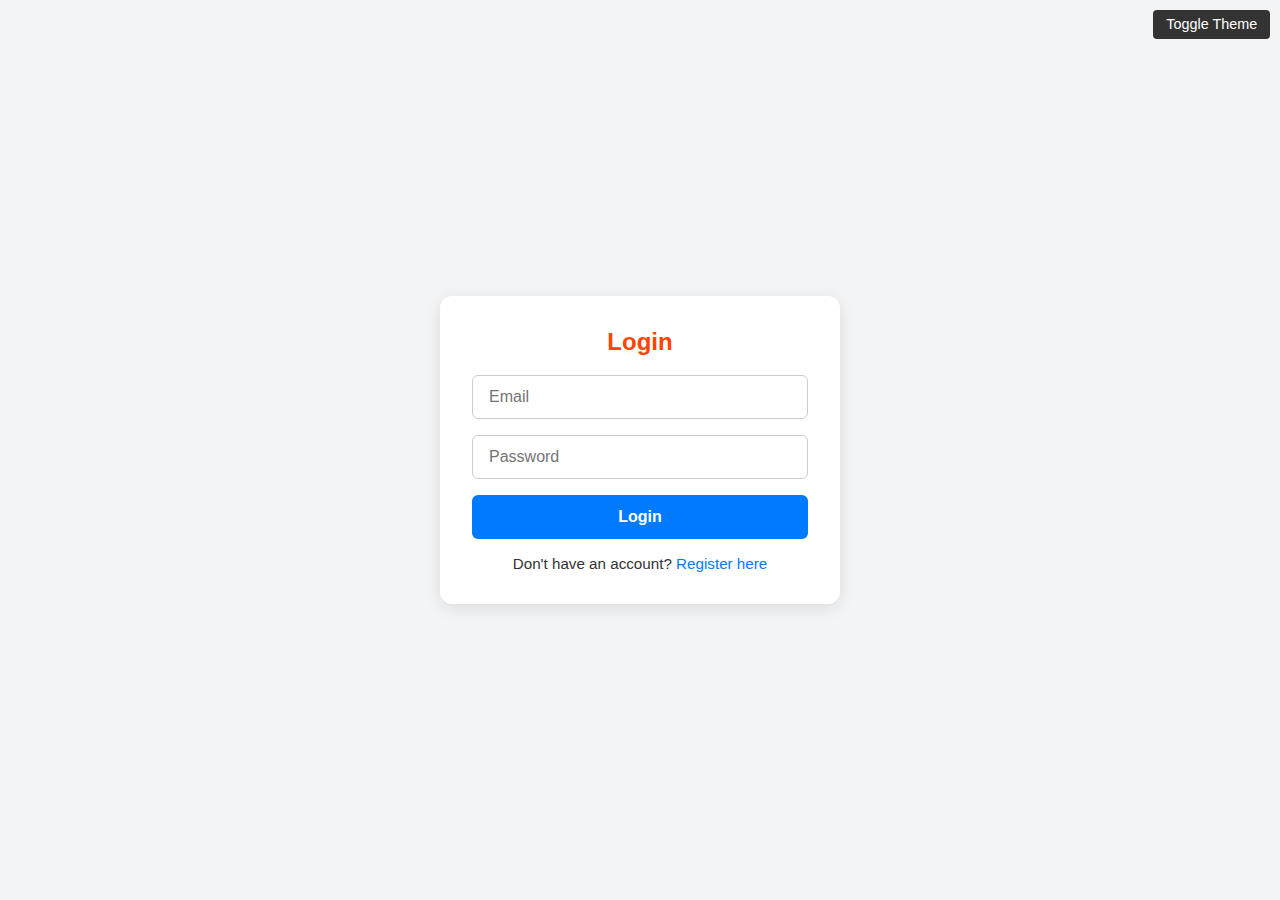
<file: index.html>
<!DOCTYPE html>
<html lang="en">
<head>
  <meta charset="UTF-8" />
  <meta name="viewport" content="width=device-width, initial-scale=1.0"/>
  <title>Quiz Website</title>
  <link rel="stylesheet" href="style.css" />
  <script>
    if (!localStorage.getItem("isLoggedIn")) {
      window.location.href = "login.html";
    }
  </script>
  <style>
    #quizSection {
      display: none;
    }
    #document-section {
      margin-top: 20px;
      padding: 10px;
      background: #f0f0f0;
      border-radius: 8px;
    }
    #document-links li {
      margin: 5px 0;
    }
  </style>
</head>
<body>
  <header class="header">
    <a href="#" class="logo">Quiz.</a>
    <button class="menu-toggle" id="menu-toggle">&#9776;</button>
    <nav class="navbar">
      <a href="#" class="active">Home</a>
      <a href="#">About</a>
      <a href="#">Services</a>
      <a href="#">Contact</a>
      <a href="./login.html">Login</a>
      <a href="./registration.html">Register</a>
    </nav>
  </header>

  <main class="main">
    <div class="particles">
      <span></span><span></span><span></span><span></span><span></span>
    </div>

    <!-- Home Section -->
    <section class="home" id="home-section">
      <div class="home-content">
        <h1>Quiz Portal</h1>
        <p>Select a course and start the quiz:</p>
        <select id="course-select">
          <option value="" disabled selected>Select a course</option>
          <option value="ict">ICT</option>
          <option value="msword">MS Word</option>
          <option value="networking">Networking</option>
        </select>

        <!-- Document links section -->
      <div id="document-section" style="display: none;">
  <h3 class="doc-toggle">Available Documents <span class="arrow">▼</span></h3>
  <div class="doc-content">
    <ul id="document-links"></ul>
  </div>
</div>

        <br /><br />
        <button id="start-quiz-btn" class="start-btn">Start Quiz</button>
        <p style="color: rgb(22, 12, 12)">Prepared By: <b>"Engr M.Adnan"</b> for GIMS Students Practice</p>
      </div>
    </section>

    <!-- Quiz Section -->
    <section class="quiz-section" style="display: none;">
      <div class="quiz-box">
        <h1>Computer Quiz</h1>
        <div class="quiz-header">
          <span>Course: <span id="selected-course-label">-</span></span><br />
          <span>Score: <span class="current-score">0</span> / <span class="total-questions">0</span></span>
        </div>
        <div class="progress-container">
          <div class="progress-bar" id="progress-bar"></div>
        </div>
        <h2 class="question-text"></h2>
        <div class="option-list"></div>
        <div class="quiz-footer">
          <span class="question-counter"><span class="current-question">1</span> of <span class="total-questions">0</span> Questions</span><br />
          <button class="next-btn">Next</button>
        </div>
      </div>
    </section>

    <!-- Quiz Guide -->
    <div class="popup-info" style="display: none;">
      <h2>Quiz Guide</h2>
      <span class="info">1. Click "Continue" to begin the quiz.</span>
      <span class="info">2. Read each question carefully and choose the correct answer.</span>
      <span class="info">3. Click "Next" to proceed to the next question.</span>
      <span class="info">4. After completing the quiz, view your score.</span>
      <span class="info">5. Click "Try Again" or "Go To Home" as needed.</span>
      <div class="btn-group">
        <button class="info-btn exit-btn">Exit Quiz</button>
        <a href="#" class="info-btn continue-btn">Continue</a>
      </div>
    </div>
  </main>

  <script src="questions.js"></script>

  <!-- Menu toggle script -->
  <!-- <script>
    document.getElementById("menu-toggle").addEventListener("click", () => {
      const navbar = document.querySelector(".navbar");
      navbar.classList.toggle("active");
    });
  </script> -->

  <!-- Main logic -->
  <!-- <script>
    const documentsBySubject = {
      ict: [
        { name: "ICT Notes", url: "docs/ict-notes.pdf" },
        { name: "ICT Syllabus", url: "docs/ict-syllabus.pdf" },
      ],
      msword: [
        { name: "MS Word Guide", url: "docs/msword-guide.pdf" },
      ],
      networking: [
        { name: "Networking Basics", url: "docs/networking-basics.pdf" },
      ]
    };

    const courseSelect = document.getElementById("course-select");
    const documentSection = document.getElementById("document-section");
    const documentLinks = document.getElementById("document-links");

    courseSelect.addEventListener("change", function () {
      const selected = this.value;
      documentLinks.innerHTML = "";

      if (documentsBySubject[selected]) {
        documentsBySubject[selected].forEach(doc => {
          const li = document.createElement("li");
          const link = document.createElement("a");
          link.href = doc.url;
          link.download = "";
          link.textContent = doc.name;
          li.appendChild(link);
          documentLinks.appendChild(li);
        });
        documentSection.style.display = "block";
      } else {
        documentSection.style.display = "none";
      }
    });

    document.getElementById("start-quiz-btn").addEventListener("click", function () {
      const selectedCourse = courseSelect.value;
      if (!selectedCourse) {
        alert("Please select a course before starting the quiz.");
        return;
      }

      // Hide home, show quiz
      document.getElementById("home-section").style.display = "none";
      document.querySelector(".quiz-section").style.display = "block";
      document.getElementById("selected-course-label").textContent = selectedCourse.toUpperCase();
      documentSection.style.display = "none";
    });
  </script> -->


  <script>
document.addEventListener('DOMContentLoaded', () => {
  // Hamburger menu toggle
  document.getElementById('menu-toggle').addEventListener('click', () => {
    document.querySelector('.navbar').classList.toggle('active');
  });

  const courseSelect = document.getElementById("course-select");
  const documentSection = document.getElementById("document-section");
  const documentLinks = document.getElementById("document-links");

  const documentsBySubject = {
    ict: [
      { name: "ICT Notes", url: "docs/ict-notes.pdf" },
      { name: "ICT Syllabus", url: "docs/ict-syllabus.pdf" }
    ],
    msword: [
      { name: "MS Word Guide", url: "docs/msword-guide.pdf" }
    ],
    networking: [
      { name: "Networking Basics", url: "docs/networking-basics.pdf" }
    ]
  };

  courseSelect.addEventListener("change", function () {
    const selected = this.value;
    documentLinks.innerHTML = "";

    if (documentsBySubject[selected]) {
      documentsBySubject[selected].forEach(doc => {
        const li = document.createElement("li");
        const link = document.createElement("a");
        link.href = doc.url;
        link.download = ""; 
        link.textContent = doc.name;
        li.appendChild(link);
        documentLinks.appendChild(li);
      });
      documentSection.style.display = "block";
    } else {
      documentSection.style.display = "none";
    }
  });

  document.getElementById("start-quiz-btn").addEventListener("click", function () {
    const courseSelected = courseSelect.value;
    if (!courseSelected) {
      alert("Please select a course before starting the quiz.");
      return;
    }

    document.getElementById("home-section").style.display = "none";
    document.querySelector(".quiz-section").style.display = "block";
    documentSection.style.display = "none";
  });
});
</script>
</body>
</html>
</file>
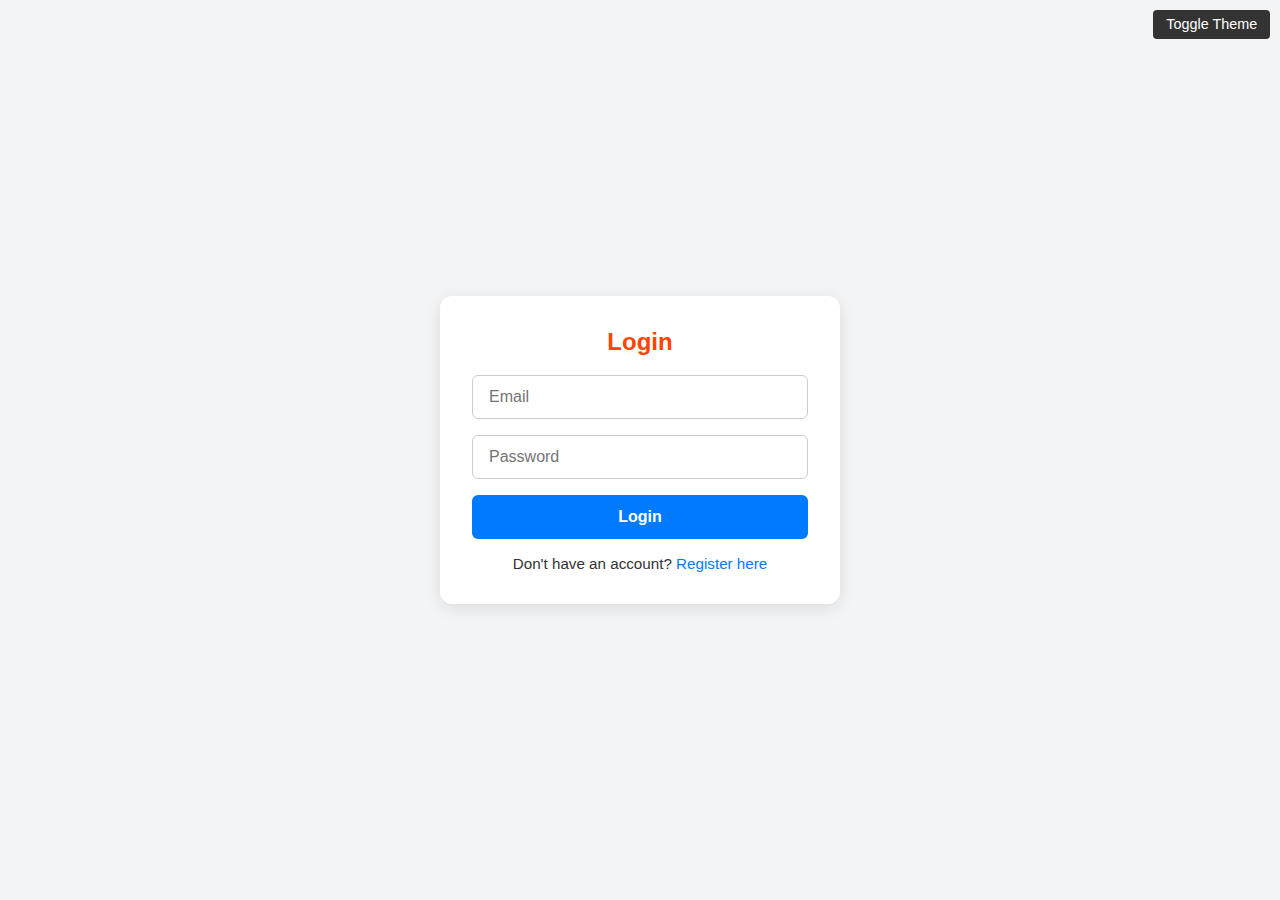
<file: login.html>
<!DOCTYPE html>
<html lang="en">
<head>
  <meta charset="UTF-8" />
  <meta name="viewport" content="width=device-width, initial-scale=1.0" />

  <title>Login</title>
  <link rel="stylesheet" href="/logReg.css" />
  <script>
  function toggleTheme() {
    document.body.classList.toggle("dark");
    localStorage.setItem("theme", document.body.classList.contains("dark") ? "dark" : "light");
  }

  window.onload = () => {
    const saved = localStorage.getItem("theme") || "light";
    document.body.classList.add(saved);
  };
</script>

</head>
<body>


  <button class="toggle-theme" onclick="toggleTheme()">Toggle Theme</button>

  <div class="form-container">
    <form id="login-form">
      <h2>Login</h2>
      <input type="email" placeholder="Email" required />
      <input type="password" placeholder="Password" required />
      <button type="submit">Login</button>
      <p>Don't have an account? <a href="./registration.html">Register here</a></p>
    </form>
  </div>

  <!-- <script>
    document.getElementById('login-form').addEventListener('submit', async (e) => {
      e.preventDefault();
      const email = e.target[0].value;
      const password = e.target[1].value;

      const res = await fetch('http://localhost:5000/login', {
        method: 'POST',
        headers: { 'Content-Type': 'application/json' },
        body: JSON.stringify({ email, password }),
      });

      const data = await res.json();
      alert(data.message || data.error);
    });
  </script> -->

<script>
  document.getElementById('login-form').addEventListener('submit', async (e) => {
    e.preventDefault();
    const email = e.target[0].value;
    const password = e.target[1].value;

    try {
      const res = await fetch('http://localhost:5000/login', {
        method: 'POST',
        headers: { 'Content-Type': 'application/json' },
        body: JSON.stringify({ email, password }),
      });

      const data = await res.json();

      if (res.ok) {
        localStorage.setItem("isLoggedIn", "true");
        localStorage.setItem("userEmail", email);
        window.location.href = "index.html"; // Redirect to homepage
      } else {
        alert(data.error || "Login failed. Please try again.");
      }
    } catch (error) {
      console.error("Login error:", error);
      alert("An error occurred. Please try again later.");
    }
  });
</script>


<script>
  function toggleTheme() {
    document.body.classList.toggle("dark-mode");

    // Save theme preference
    if (document.body.classList.contains("dark-mode")) {
      localStorage.setItem("theme", "dark");
    } else {
      localStorage.setItem("theme", "light");
    }
  }

  // Load saved theme on page load
  window.onload = () => {
    const savedTheme = localStorage.getItem("theme");
    if (savedTheme === "dark") {
      document.body.classList.add("dark-mode");
    }
  };
</script>

</body>
</html>
</file>
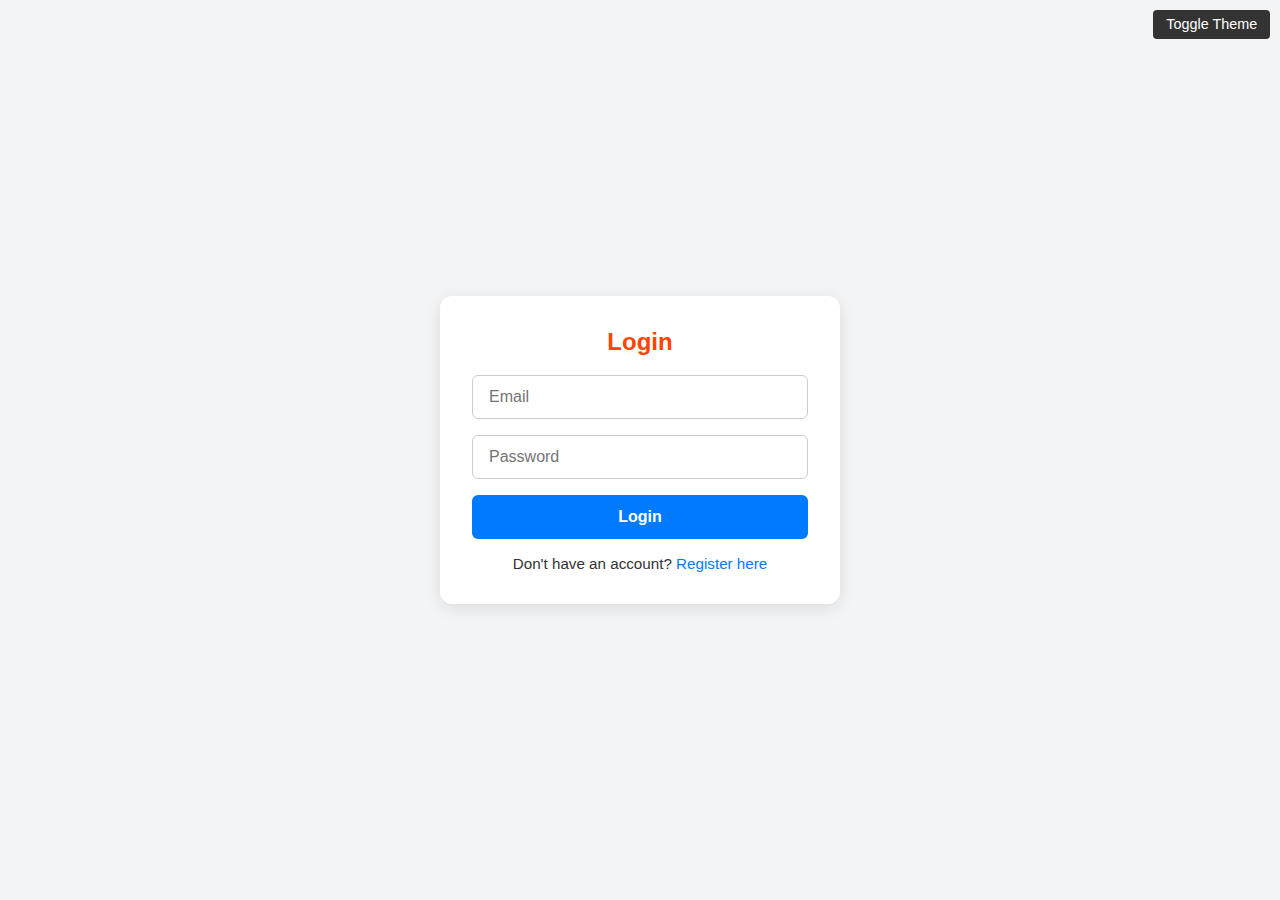
<file: main.html>
<!DOCTYPE html>
<html lang="en">
<head>
  <meta charset="UTF-8" />
  <title>Main Page</title>
</head>
<body>
  <h1>Welcome to the Main Page</h1>
  <p id="user-info"></p>
  <button onclick="logout()">Logout</button>

  <script>
    if (localStorage.getItem('isLoggedIn') !== 'true') {
      alert('Access denied. Please log in.');
      window.location.href = 'login.html';
    } else {
      // Show user email
      document.getElementById('user-info').innerText =
        'Logged in as: ' + localStorage.getItem('userEmail');
    }

    function logout() {
      localStorage.clear();
      window.location.href = 'login.html';
    }
  </script>
</body>
</html>
</file>
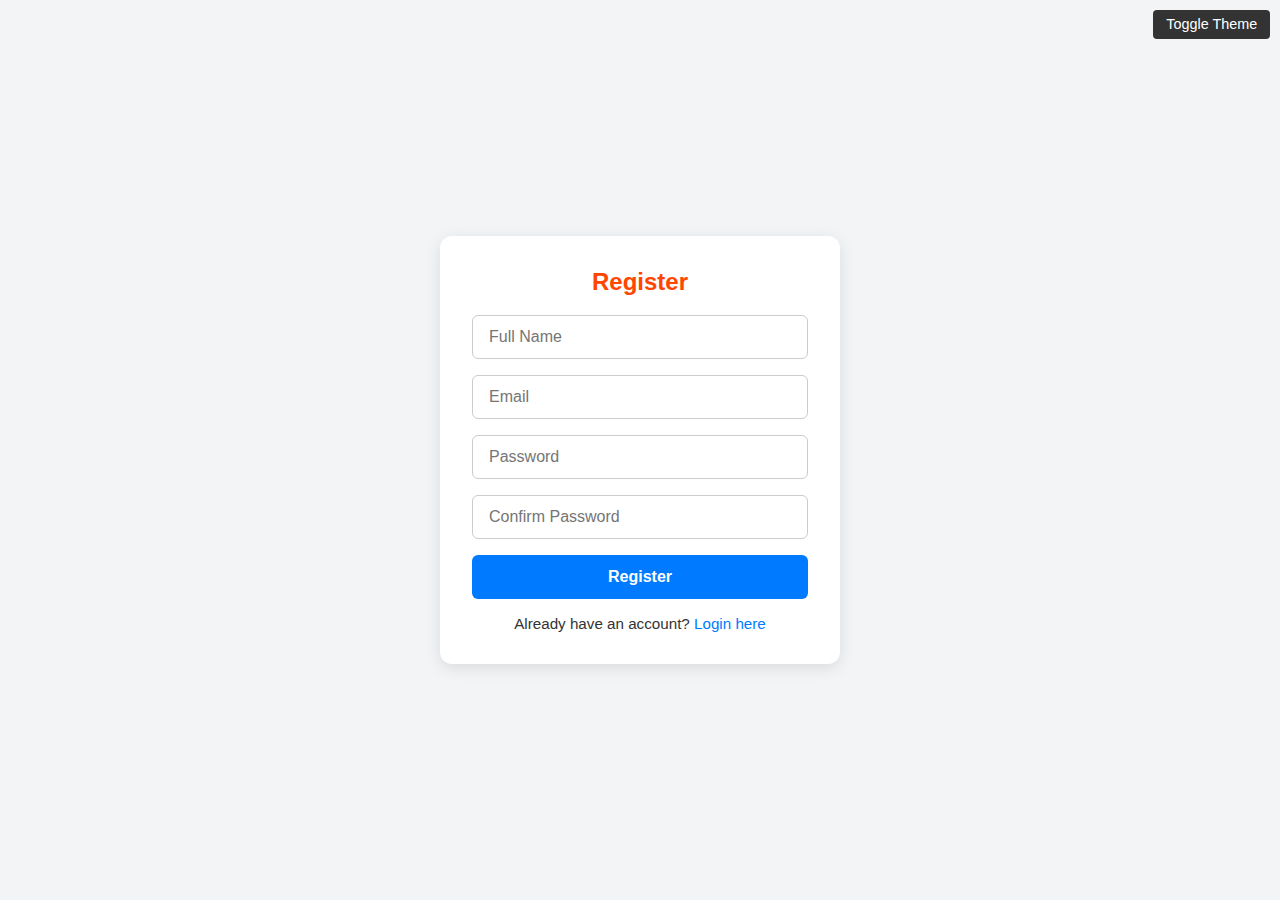
<file: registration.html>
<!DOCTYPE html>
<html lang="en">
<head>
  <meta charset="UTF-8" />
  <meta name="viewport" content="width=device-width, initial-scale=1.0" />

  <title>Register</title>
  <!-- <link rel="stylesheet" href="style.css" /> -->
  <link rel="stylesheet" href="/logReg.css" />
<script>
  function toggleTheme() {
    document.body.classList.toggle("dark");
    localStorage.setItem("theme", document.body.classList.contains("dark") ? "dark" : "light");
  }

  window.onload = () => {
    const saved = localStorage.getItem("theme") || "light";
    document.body.classList.add(saved);
  };
</script>


</head>
<body>
  <button class="toggle-theme" onclick="toggleTheme()">Toggle Theme</button>

  <div class="form-container">
    <form id="register-form">
      <h2>Register</h2>
      <input type="text" placeholder="Full Name" required />
      <input type="email" placeholder="Email" required />
      <input type="password" placeholder="Password" required />
      <input type="password" placeholder="Confirm Password" required />
      <button type="submit">Register</button>
      <p>Already have an account? <a href="login.html">Login here</a></p>
    </form>
  </div>

  <script>
    document.getElementById('register-form').addEventListener('submit', async (e) => {
      e.preventDefault();
      const fullName = e.target[0].value;
      const email = e.target[1].value;
      const password = e.target[2].value;
      const confirmPassword = e.target[3].value;

      if (password !== confirmPassword) return alert("Passwords don't match");

      const res = await fetch('http://localhost:5000/register', {
        method: 'POST',
        headers: { 'Content-Type': 'application/json' },
        body: JSON.stringify({ fullName, email, password }),
      });

      const data = await res.json();
      alert(data.message || data.error);
    });
  </script>

  <script>
  function toggleTheme() {
    document.body.classList.toggle("dark-mode");

    // Save theme preference
    if (document.body.classList.contains("dark-mode")) {
      localStorage.setItem("theme", "dark");
    } else {
      localStorage.setItem("theme", "light");
    }
  }

  // Load saved theme on page load
  window.onload = () => {
    const savedTheme = localStorage.getItem("theme");
    if (savedTheme === "dark") {
      document.body.classList.add("dark-mode");
    }
  };
</script>

</body>
</html>
</file>
<file: style.css>
html,
body {
  height: 100%;
}

.main {
  min-height: 100%;
  display: flex;
  align-items: center;
  justify-content: center;
}

/* Base Reset */
* {
  margin: 0;
  padding: 0;
  box-sizing: border-box;
}

body {
  font-family: "Segoe UI", Tahoma, Geneva, Verdana, sans-serif;
  background: #f0f2f5;
  color: #333;
  transition: background 0.3s, color 0.3s;
}

body.dark {
  background: #1e1e1e;
  color: #f5f5f5;
}

/* Header */
.header {
  display: flex;
  justify-content: space-between;
  align-items: center;
  padding: 1rem 2rem;
  background: #007bff;
  color: white;
  position: sticky;
  top: 0;
  z-index: 100;
}

.logo {
  font-size: 1.5rem;
  font-weight: bold;
  color: white;
  text-decoration: none;
}

/* Navigation */
.navbar {
  display: flex;
  gap: 1rem;
}

.navbar a {
  color: white;
  text-decoration: none;
  font-weight: 500;
  transition: color 0.3s;
}

.navbar a:hover,
.navbar a.active {
  color: #ffd700;
}

.menu-toggle {
  display: none;
  font-size: 1.5rem;
  background: transparent;
  border: none;
  color: white;
  cursor: pointer;
}

/* Mobile Nav */
@media (max-width: 768px) {
  .navbar {
    position: absolute;
    top: 64px;
    left: 0;
    right: 0;
    background: #007bff;
    flex-direction: column;
    align-items: center;
    display: none;
    padding: 1rem 0;
  }

  .navbar.active {
    display: flex;
  }

  .menu-toggle {
    display: block;
  }
}

/* Main Sections */
.main {
  padding: 1rem;
}

/* Home Section */
.home {
  text-align: center;
  padding: 2rem;
}

.home h1 {
  font-size: 3rem;
  margin-bottom: 1rem;
}

.home p {
  font-size: 1.2rem;
  line-height: 1.6;
  max-width: 600px;
  margin: auto;
  color: #444;
}

.home .start-btn {
  margin-top: 1.5rem;
  padding: 0.75rem 1.5rem;
  font-size: 1rem;
  background: #007bff;
  color: white;
  border: none;
  border-radius: 8px;
  cursor: pointer;
}

.home .start-btn:hover {
  background: #0056b3;
}

/* Quiz Section */
.quiz-section {
  display: flex;
  align-items: center;
  justify-content: center;
  width: 100%;
  min-height: 100vh;
  background-color: inherit;
  padding: 2rem 1rem;
}

.quiz-box {
  background: white;
  padding: 2rem;
  max-width: 600px;
  width: 100%;
  border-radius: 12px;
  box-shadow: 0 5px 20px rgba(0, 0, 0, 0.1);
}

body.dark .quiz-box {
  background: #2e2e2e;
}

.quiz-header {
  display: flex;
  justify-content: space-between;
  margin-bottom: 1rem;
  font-weight: bold;
}

.option-list {
  display: flex;
  flex-direction: column;
  gap: 0.75rem;
}

.option-list .option {
  padding: 0.75rem 1rem;
  background: #e6f0ff;
  border-radius: 6px;
  cursor: pointer;
  transition: background 0.3s, border 0.3s;
  border: 2px solid transparent;
}

/* Hover state */
.option-list .option:hover {
  background: #cce0ff;
}

/* Correct answer styling */
.option.correct {
  border: 2px solid #28a745 !important;
  background-color: #d4edda !important;
  color: #155724;
}

/* Incorrect answer styling */
.option.incorrect {
  border: 2px solid #dc3545 !important;
  background-color: #f8d7da !important;
  color: #721c24;
}

/* Disabled state after selection */
.option.disabled {
  pointer-events: none;
  opacity: 0.7;
}

/* Quiz Footer */
.quiz-footer {
  display: flex;
  justify-content: space-between;
  align-items: center;
  margin-top: 2rem;
}

.quiz-footer .next-btn {
  padding: 0.5rem 1.2rem;
  background: #28a745;
  color: white;
  border: none;
  border-radius: 6px;
  cursor: pointer;
}

.quiz-footer .next-btn:hover {
  background: #1e7e34;
}

/* Result Box */
.result-box {
  display: none;
  text-align: center;
  background: white;
  padding: 2rem;
  border-radius: 12px;
  box-shadow: 0 5px 20px rgba(0, 0, 0, 0.1);
  max-width: 600px;
  width: 100%;
}

body.dark .result-box {
  background: #2e2e2e;
}

.percentage-container {
  margin: 1rem 0;
}

.circular-progress {
  width: 100px;
  height: 100px;
  border-radius: 50%;
  background: conic-gradient(#007bff 0%, #ddd 0%);
  display: flex;
  align-items: center;
  justify-content: center;
  margin: auto;
}

.progress-value {
  font-size: 1.2rem;
  font-weight: bold;
}

.score-text {
  margin-top: 1rem;
  font-size: 1rem;
}

/* Buttons */
.result-box .buttons {
  display: flex;
  justify-content: center;
  gap: 1rem;
  margin-top: 1rem;
}

.result-box button {
  padding: 0.6rem 1.2rem;
  border: none;
  border-radius: 6px;
  font-weight: bold;
  cursor: pointer;
}

.tryAgain-btn {
  background: #ffc107;
}

.goHome-btn {
  background: #007bff;
  color: white;
}

/* Popup Info */
.popup-info {
  display: none;
  position: fixed;
  top: 10%;
  left: 50%;
  transform: translateX(-50%);
  max-width: 400px;
  width: 90%;
  background: white;
  border-radius: 10px;
  padding: 1.5rem;
  box-shadow: 0 5px 20px rgba(0, 0, 0, 0.2);
  z-index: 1000;
}

body.dark .popup-info {
  background: #2e2e2e;
  color: white;
}

.popup-info h2 {
  margin-bottom: 1rem;
}

.popup-info .info {
  display: block;
  margin: 0.5rem 0;
  font-size: 1rem;
}

body {
  margin: 0;
  font-family: Arial, sans-serif;
  min-height: 100vh;
  background: linear-gradient(-45deg, #ff6ec4, #7873f5, #4ade80, #06b6d4);
  background-size: 400% 400%;
  animation: gradientBackground 15s ease infinite;
  color: black;
  overflow: hidden;
  position: relative;
}
.particles {
  position: absolute;
  top: 0;
  left: 0;
  width: 100%;
  height: 100%;
  pointer-events: none;
  overflow: hidden;
  z-index: 0;
}

.particles span {
  position: absolute;
  display: block;
  width: 20px;
  height: 20px;
  background: rgba(255, 255, 255, 0.15);
  border-radius: 50%;
  animation: float 20s linear infinite;
  top: 100%;
}

.particles span:nth-child(1) {
  left: 10%;
  animation-duration: 25s;
  animation-delay: 0s;
}
.particles span:nth-child(2) {
  left: 30%;
  animation-duration: 20s;
  animation-delay: 5s;
}
.particles span:nth-child(3) {
  left: 50%;
  animation-duration: 22s;
  animation-delay: 2s;
}
.particles span:nth-child(4) {
  left: 70%;
  animation-duration: 18s;
  animation-delay: 3s;
}
.particles span:nth-child(5) {
  left: 90%;
  animation-duration: 30s;
  animation-delay: 1s;
}

@keyframes float {
  0% {
    transform: translateY(0) scale(1);
    opacity: 0;
  }
  50% {
    opacity: 1;
  }
  100% {
    transform: translateY(-120vh) scale(1.5);
    opacity: 0;
  }
}












.quiz-section {
  display: none;
  background: #ffffff;
  padding: 30px;
  max-width: 700px;
  margin: 30px auto;
  border-radius: 12px;
  box-shadow: 0 0 15px rgba(0,0,0,0.1);
}

.quiz-box h1 {
  margin-bottom: 10px;
  color: #333;
  font-size: 26px;
}

.quiz-header {
  margin-bottom: 20px;
  font-size: 16px;
  color: #666;
}

.question-text {
  font-size: 20px;
  font-weight: 600;
  margin-bottom: 20px;
  text-align: left;
}

.option-list {
  display: flex;
  flex-direction: column;
  gap: 12px;
}

.option {
  background: #f0f4ff;
  border: 1px solid #cfd8ff;
  padding: 14px 16px;
  border-radius: 8px;
  text-align: left;
  cursor: pointer;
  transition: background 0.2s, transform 0.2s;
  font-size: 16px;
  line-height: 1.5;
}

.option span {
  display: inline-block;
  width: 100%;
}

.option:hover {
  background-color: #e0ebff;
  transform: scale(1.01);
}

.option.correct {
  background-color: #d4edda;
  border-color: #28a745;
  color: #155724;
}

.option.incorrect {
  background-color: #f8d7da;
  border-color: #dc3545;
  color: #721c24;
}

.option.disabled {
  pointer-events: none;
  opacity: 0.7;
}

.next-btn {
  margin-top: 20px;
  padding: 12px 24px;
  font-size: 16px;
  display: none;
  background-color: #007bff;
  color: white;
  border: none;
  border-radius: 8px;
  cursor: pointer;
  transition: background 0.2s;
}

.next-btn:hover {
  background-color: #0056b3;
}

.next-btn.active {
  display: inline-block;
}

.start-btn {
  padding: 12px 24px;
  background: #28a745;
  color: white;
  font-size: 18px;
  border: none;
  border-radius: 8px;
  cursor: pointer;
  transition: background 0.2s;
}

.start-btn:hover {
  background-color: #218838;
}

.quiz-footer {
  margin-top: 20px;
  font-weight: 500;
  font-size: 16px;
}

/* ✅ Responsive styles for mobile */
@media screen and (max-width: 600px) {
  .quiz-section {
    padding: 20px;
    margin: 10px;
  }

  .quiz-box h1 {
    font-size: 22px;
  }

  .question-text {
    font-size: 18px;
  }

  .option {
    font-size: 15px;
    padding: 12px;
  }

  .start-btn, .next-btn {
    width: 100%;
    font-size: 16px;
  }

  .quiz-footer {
    font-size: 15px;
  }
}


.progress-container {
  width: 100%;
  background-color: #e0e0e0;
  border-radius: 10px;
  overflow: hidden;
  height: 12px;
  margin-bottom: 20px;
}

.progress-bar {
  height: 100%;
  width: 0%;
  background-color: #007bff;
  transition: width 0.3s ease;
}



/* dropdown menu  */
   #course-select {
  width: 100%;
  max-width: 300px;
  padding: 10px 12px;
  font-size: 16px;
  border: 2px solid #4CAF50;
  border-radius: 8px;
  background-color: #f9f9f9;
  color: #333;
  margin-top: 10px;
  margin-bottom: 20px;
  cursor: pointer;
  transition: border-color 0.3s, box-shadow 0.3s;
}

#course-select:focus {
  border-color: #388e3c;
  outline: none;
  box-shadow: 0 0 5px rgba(56, 142, 60, 0.5);
}

label[for="course-select"] {
  display: block;
  font-weight: bold;
  margin-bottom: 5px;
  font-size: 18px;
  color: #333;
}

/* #document-section {
  margin-top: 20px;
  padding: 20px;
  background-color: #f4f4f4;
  border-radius: 12px;
  box-shadow: 0 2px 8px rgba(0, 0, 0, 0.1);
  max-width: 500px;
  margin-left: auto;
  margin-right: auto;
} */
#document-section {
  background-color: #e6f0ff; /* Light blue background matching your theme */
  border: 1px solid #007bff;
  padding: 20px;
  border-radius: 12px;
  max-width: 600px;
  margin: 20px auto;
  box-shadow: 0 4px 12px rgba(0, 123, 255, 0.1);
}
/* #document-section h3 {
  text-align: center;
  font-size: 1.5rem;
  margin-bottom: 15px;
  color: #333;
} */
#document-section h3 {
  color: #003366;
  margin-bottom: 15px;
  font-size: 1.4rem;
  text-align: center;
}
#document-links {
  list-style-type: none;
  padding: 0;
}

/* #document-links li {
  margin: 10px 0;
  text-align: center;
} */
#document-links {
  list-style: none;
  padding: 0;
  margin: 0;
}
/* #document-links a {
  text-decoration: none;
  background-color: #007bff;
  color: white;
  padding: 10px 20px;
  border-radius: 8px;
  display: inline-block;
  transition: background-color 0.3s;
}

#document-links a:hover {
  background-color: #0056b3;
} */
#document-links li {
  margin: 10px 0;
}

#document-links a {
  text-decoration: none;
  background-color: #007bff;
  color: white;
  padding: 10px 15px;
  border-radius: 6px;
  display: inline-block;
  transition: background-color 0.3s;
}

#document-links a:hover {
  background-color: #0056b3;
}
</file>
<file: logReg.css>
/* Reset and base styles */
* {
  margin: 0;
  padding: 0;
  box-sizing: border-box;
}

body {
  font-family: 'Segoe UI', Tahoma, Geneva, Verdana, sans-serif;
  background-color: #f3f4f6;
  color: #333;
  min-height: 100vh;
  display: flex;
  flex-direction: column;
  align-items: center;
  justify-content: center;
  padding: 1rem;
}

/* Toggle theme button */
.toggle-theme {
  position: fixed;
  top: 10px;
  right: 10px;
  background-color: #333;
  color: #fff;
  border: none;
  padding: 0.4rem 0.8rem;
  font-size: 0.9rem;
  border-radius: 4px;
  cursor: pointer;
  z-index: 100;
}

/* Form container */
.form-container {
  background: white;
  padding: 2rem;
  border-radius: 12px;
  box-shadow: 0 4px 16px rgba(0, 0, 0, 0.1);
  width: 100%;
  max-width: 400px;
}

/* Form heading */
form h2 {
  text-align: center;
  margin-bottom: 1.2rem;
  color: #ff4500;
}

/* Input fields */
input[type="email"],
input[type="password"],
input[type="text"] {
  width: 100%;
  padding: 0.75rem 1rem;
  margin-bottom: 1rem;
  border: 1px solid #ccc;
  border-radius: 6px;
  font-size: 1rem;
  transition: border-color 0.2s;
}

input:focus {
  border-color: #007bff;
  outline: none;
}

/* Submit button */
button[type="submit"] {
  width: 100%;
  padding: 0.8rem;
  background-color: #007bff;
  color: white;
  font-size: 1rem;
  font-weight: 600;
  border: none;
  border-radius: 6px;
  cursor: pointer;
  transition: background-color 0.3s;
}

button[type="submit"]:hover {
  background-color: #0056b3;
}

/* Link to register/login */
form p {
  margin-top: 1rem;
  text-align: center;
  font-size: 0.95rem;
}

form p a {
  color: #007bff;
  text-decoration: none;
}

form p a:hover {
  text-decoration: underline;
}

/* Responsive tweaks */
@media (max-width: 480px) {
  body {
    padding: 1rem;
  }

  .form-container {
    padding: 1.5rem 1rem;
  }

  input,
  button {
    font-size: 1rem;
  }

  .toggle-theme {
    font-size: 0.75rem;
    padding: 0.3rem 0.6rem;
  }
}

/* Dark Mode Styles */
body.dark-mode {
  background-color: #1e1e1e;
  color: #f0f0f0;
}

body.dark-mode .form-container {
  background-color: #2c2c2c;
  box-shadow: 0 0 10px rgba(255, 255, 255, 0.1);
}

body.dark-mode input {
  background-color: #3a3a3a;
  color: #f0f0f0;
  border-color: #555;
}

body.dark-mode button[type="submit"] {
  background-color: #444;
  color: #fff;
}

body.dark-mode .toggle-theme {
  background-color: #ddd;
  color: #000;
}
</file>
